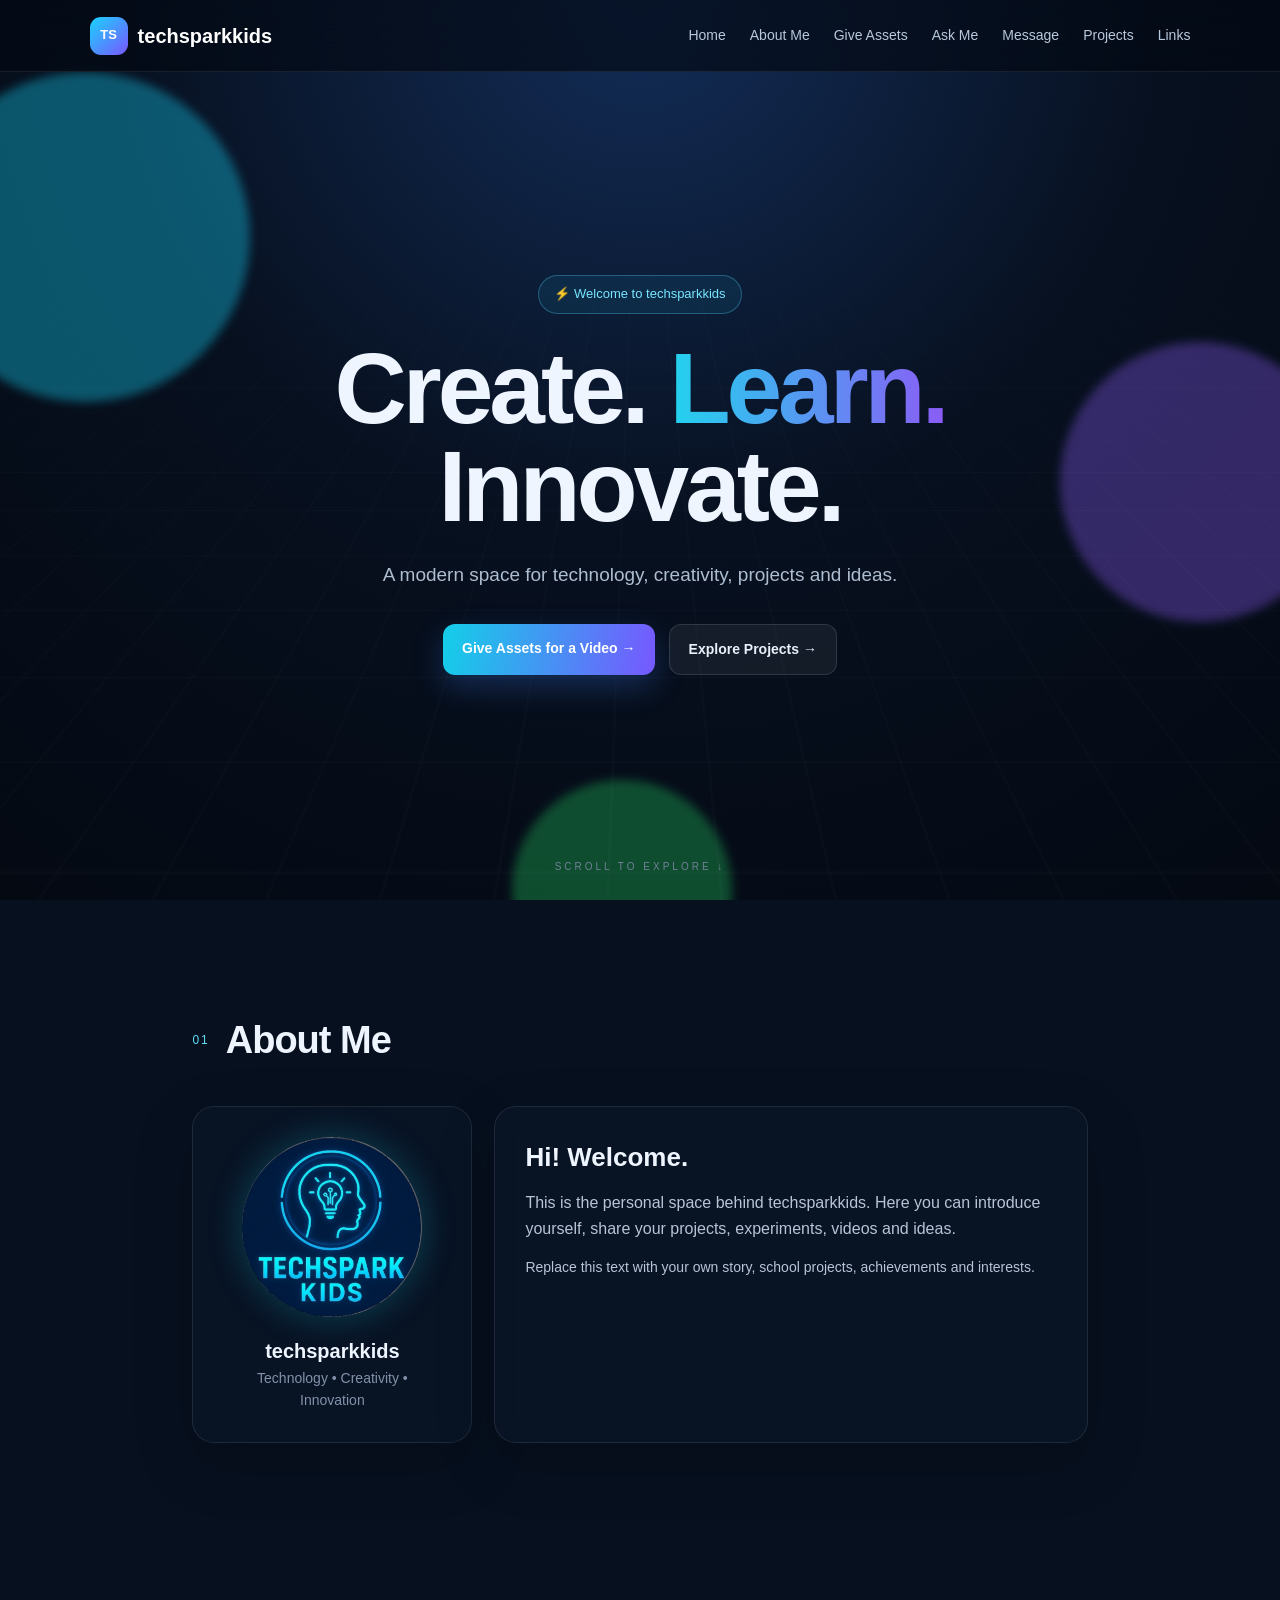
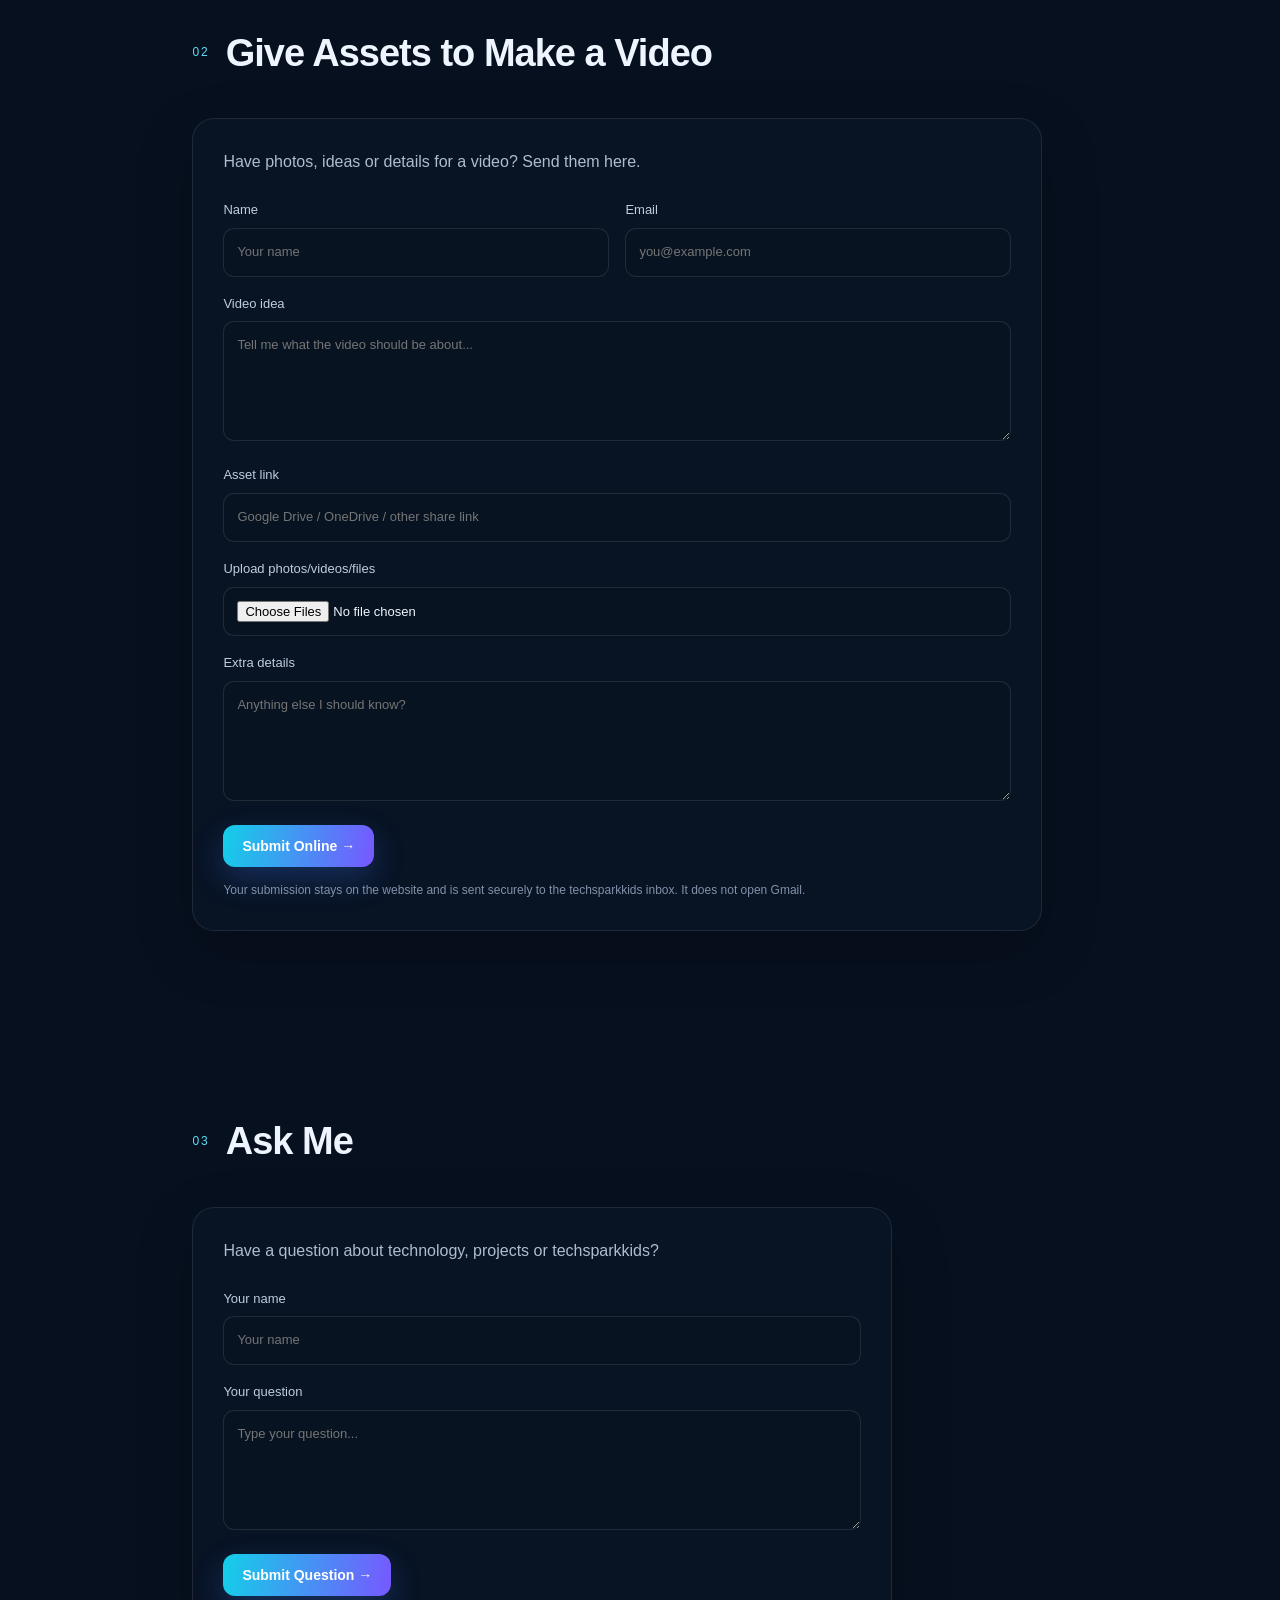
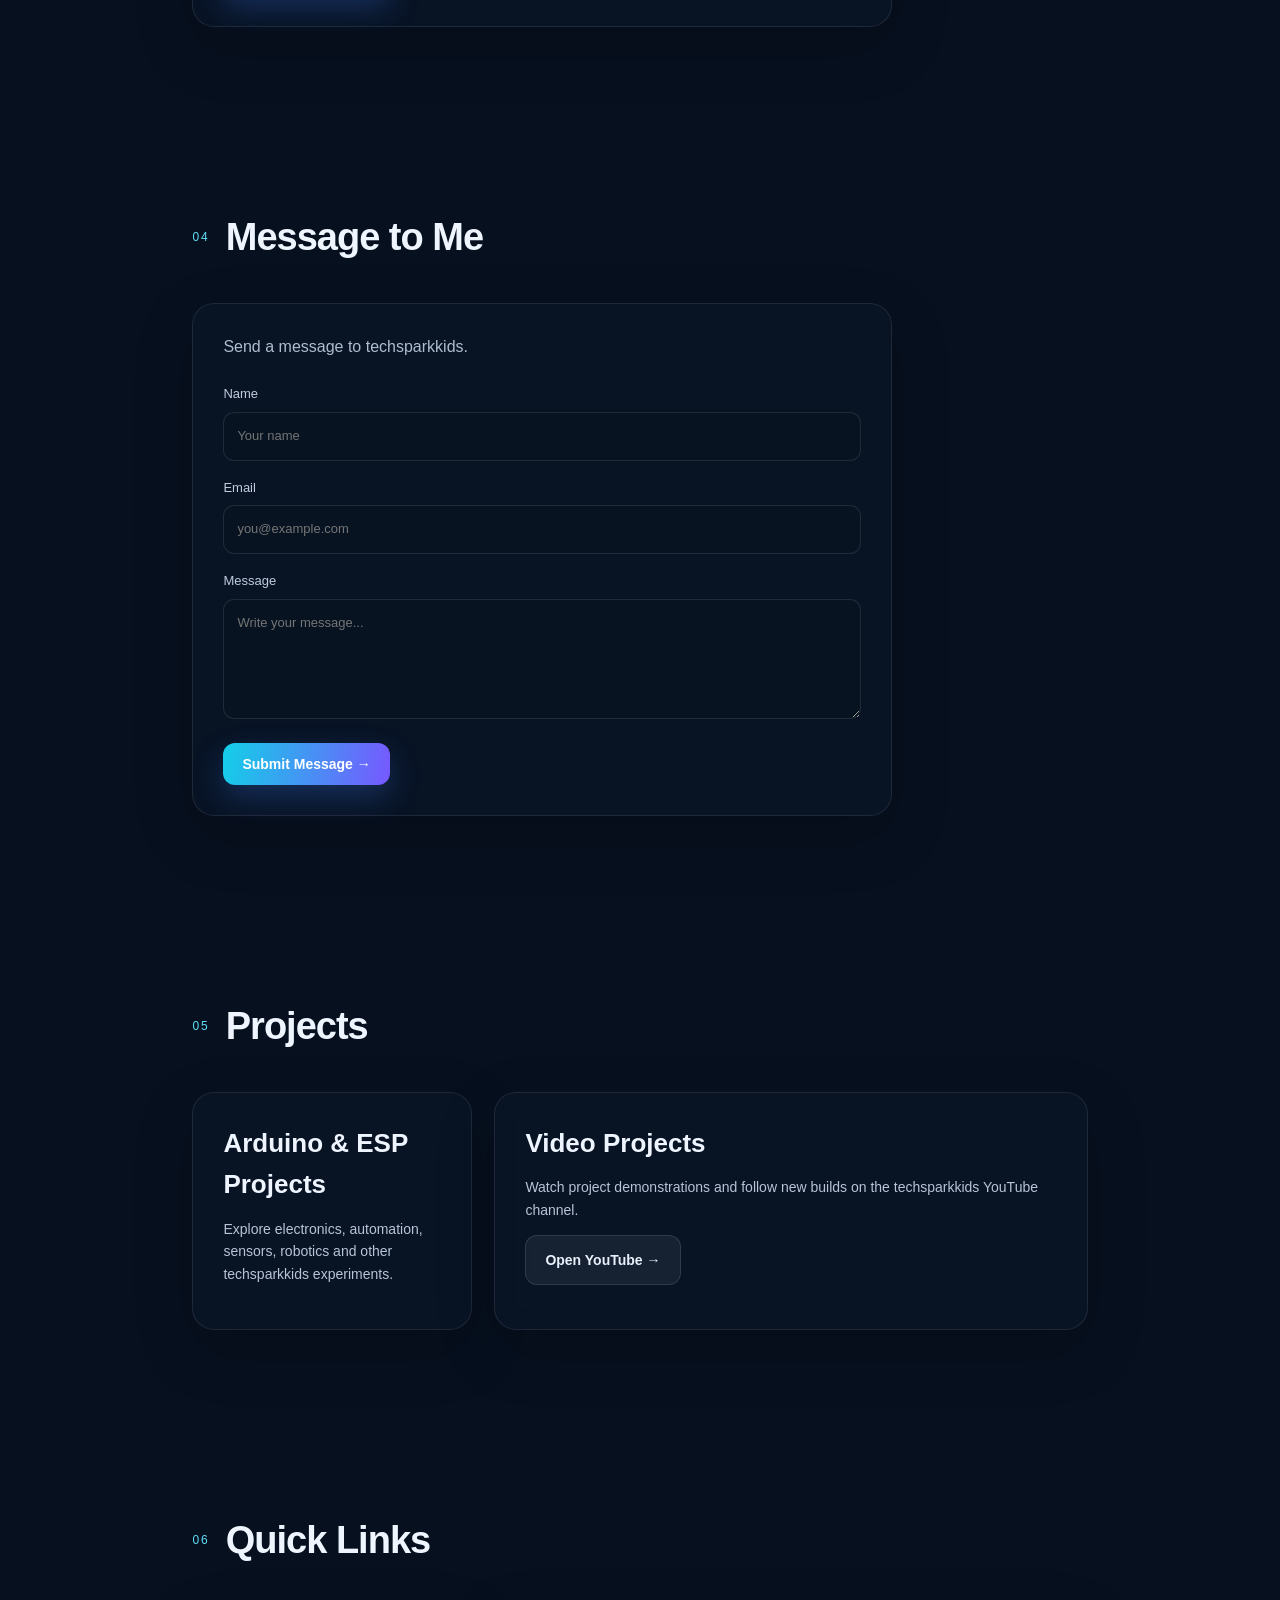
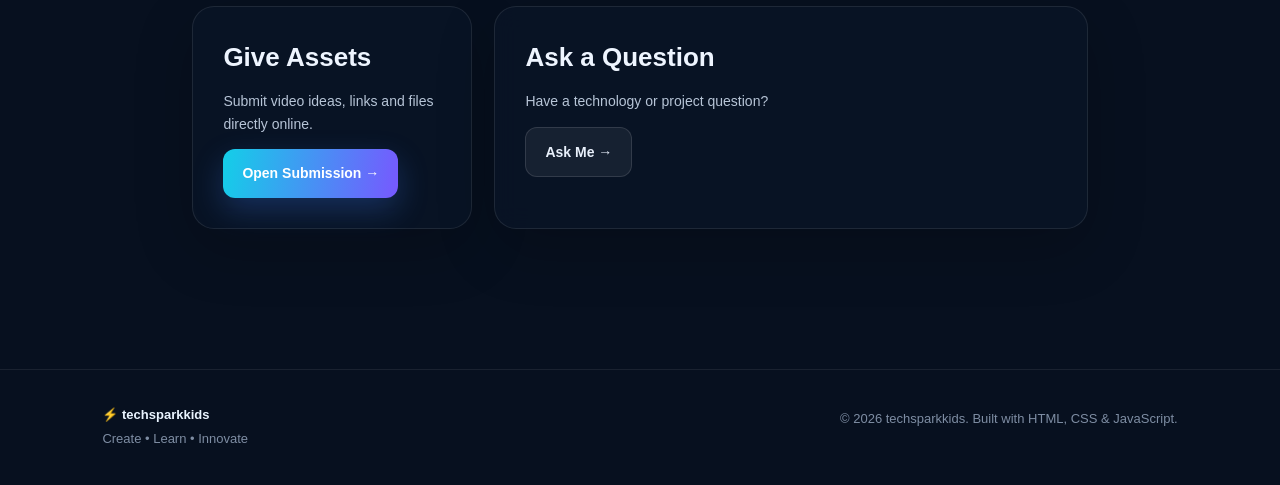
<file: index.html>
<!DOCTYPE html>
<html lang="en">
<head>
<meta charset="UTF-8">
<meta name="viewport" content="width=device-width, initial-scale=1.0">
<title>techsparkkids | Create • Learn • Innovate</title>
<link rel="stylesheet" href="style.css">
</head>
<body>
<div class="background">
  <span class="orb orb1"></span><span class="orb orb2"></span><span class="orb orb3"></span>
  <div class="grid"></div>
</div>

<header class="topbar">
  <a class="logo" href="#home"><span>TS</span> techsparkkids</a>
  <button class="menu" onclick="toggleMenu()">☰</button>
  <nav id="nav">
    <a href="#home">Home</a>
    <a href="#about">About Me</a>
    <a href="#assets">Give Assets</a>
    <a href="#ask">Ask Me</a>
    <a href="#message">Message</a><a href="#projects">Projects</a><a href="#links">Links</a>
  </nav>
</header>

<main id="home">
<section class="hero">
  <div class="hero-card">
    <div class="badge">⚡ Welcome to techsparkkids</div>
    <h1>Create. <span>Learn.</span><br>Innovate.</h1>
    <p>A modern space for technology, creativity, projects and ideas.</p>
    <div class="hero-buttons">
      <a class="btn primary" href="#assets">Give Assets for a Video →</a>
      <a class="btn secondary" href="#projects">Explore Projects →</a>
    </div>
  </div>
  <div class="scroll">SCROLL TO EXPLORE ↓</div>
</section>

<section class="section" id="about">
  <div class="section-head"><span>01</span><h2>About Me</h2></div>
  <div class="about-grid">
    <div class="profile-card">
      <div class="avatar"><img src="profile.jpg" alt="techsparkkids profile logo"></div>
      <h3>techsparkkids</h3>
      <p class="muted">Technology • Creativity • Innovation</p>
    </div>
    <div class="glass">
      <h3>Hi! Welcome.</h3>
      <p>This is the personal space behind techsparkkids. Here you can introduce yourself, share your projects, experiments, videos and ideas.</p>
      <p class="muted">Replace this text with your own story, school projects, achievements and interests.</p>
    </div>
  </div>
</section>

<section class="section" id="assets">
  <div class="section-head"><span>02</span><h2>Give Assets to Make a Video</h2></div>
  <div class="form-card">
    <p class="intro">Have photos, ideas or details for a video? Send them here.</p>
    <form id="assetForm" action="https://formsubmit.co/suryakrishnac.j@gmail.com" method="POST" enctype="multipart/form-data">
      <input type="hidden" name="_subject" value="techsparkkids - Video Asset Submission">
      <input type="hidden" name="_captcha" value="true">
      <input type="hidden" name="_next" value="https://suryakrishnacj-web.github.io/suryakrishnacj-USERNAME.github.io/thanks.html">
      <div class="two">
        <label>Name<input required name="name" placeholder="Your name"></label>
        <label>Email<input required type="email" name="email" placeholder="you@example.com"></label>
      </div>
      <label>Video idea<textarea required name="idea" placeholder="Tell me what the video should be about..."></textarea></label>
      <label>Asset link <input name="link" placeholder="Google Drive / OneDrive / other share link"></label>
      <label>Upload photos/videos/files <input type="file" name="attachment" multiple accept="image/*,video/*,.pdf,.doc,.docx"></label>
      <label>Extra details<textarea name="details" placeholder="Anything else I should know?"></textarea></label>
      <button class="btn primary" type="submit">Submit Online →</button>
      <p class="note">Your submission stays on the website and is sent securely to the techsparkkids inbox. It does not open Gmail.</p>
    </form>
  </div>
</section>

<section class="section" id="ask">
  <div class="section-head"><span>03</span><h2>Ask Me</h2></div>
  <div class="form-card compact">
    <p class="intro">Have a question about technology, projects or techsparkkids?</p>
    <form id="askForm" action="https://formsubmit.co/suryakrishnac.j@gmail.com" method="POST">
      <label>Your name<input required name="name" placeholder="Your name"></label>
      <label>Your question<textarea required name="question" placeholder="Type your question..."></textarea></label>
      <input type="hidden" name="_subject" value="techsparkkids - Ask Me">
      <input type="hidden" name="_captcha" value="true">
      <input type="hidden" name="_next" value="https://suryakrishnacj-web.github.io/suryakrishnacj-USERNAME.github.io/thanks.html">
      <button class="btn primary" type="submit">Submit Question →</button>
    </form>
  </div>
</section>

<section class="section" id="message">
  <div class="section-head"><span>04</span><h2>Message to Me</h2></div>
  <div class="form-card compact">
    <p class="intro">Send a message to techsparkkids.</p>
    <form id="messageForm" action="https://formsubmit.co/suryakrishnac.j@gmail.com" method="POST">
      <input type="hidden" name="_subject" value="techsparkkids - Message">
      <input type="hidden" name="_captcha" value="true">
      <input type="hidden" name="_next" value="https://suryakrishnacj-web.github.io/suryakrishnacj-USERNAME.github.io/thanks.html">
      <label>Name<input required name="name" placeholder="Your name"></label>
      <label>Email<input required type="email" name="email" placeholder="you@example.com"></label>
      <label>Message<textarea required name="message" placeholder="Write your message..."></textarea></label>
      <button class="btn primary" type="submit">Submit Message →</button>
    </form>
  </div>
</section>

<section class="section" id="projects">
  <div class="section-head"><span>05</span><h2>Projects</h2></div>
  <div class="about-grid">
    <div class="glass"><h3>Arduino & ESP Projects</h3><p class="muted">Explore electronics, automation, sensors, robotics and other techsparkkids experiments.</p></div>
    <div class="glass"><h3>Video Projects</h3><p class="muted">Watch project demonstrations and follow new builds on the techsparkkids YouTube channel.</p>
      <a class="btn secondary" href="https://www.youtube.com/@techsparkkids" target="_blank" rel="noopener">Open YouTube →</a>
    </div>
  </div>
</section>

<section class="section" id="links">
  <div class="section-head"><span>06</span><h2>Quick Links</h2></div>
  <div class="about-grid">
    <div class="glass">
      <h3>Give Assets</h3>
      <p class="muted">Submit video ideas, links and files directly online.</p>
      <a class="btn primary" href="#assets">Open Submission →</a>
    </div>
    <div class="glass">
      <h3>Ask a Question</h3>
      <p class="muted">Have a technology or project question?</p>
      <a class="btn secondary" href="#ask">Ask Me →</a>
    </div>
  </div>
</section>
</main>

<footer>
  <div><strong>⚡ techsparkkids</strong><p>Create • Learn • Innovate</p></div>
  <p>© 2026 techsparkkids. Built with HTML, CSS & JavaScript.</p>
</footer>

<script src="script.js"></script>
</body>
</html>
</file>
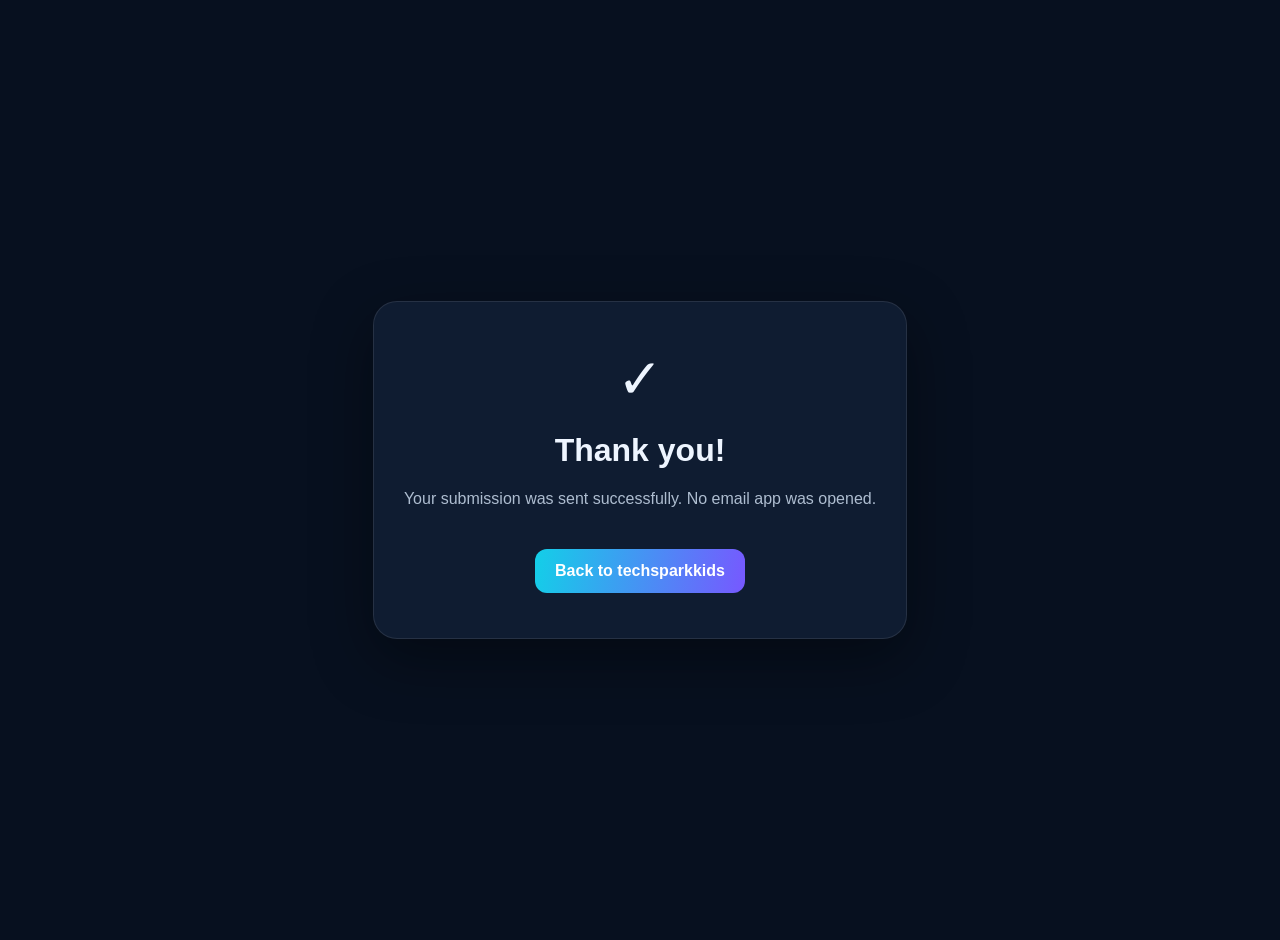
<file: thanks.html>
<!DOCTYPE html>
<html lang="en">
<head>
<meta charset="UTF-8">
<meta name="viewport" content="width=device-width,initial-scale=1">
<title>Thank You | techsparkkids</title>
<style>
body{margin:0;min-height:100vh;display:grid;place-items:center;background:#07101f;color:#eef5ff;font-family:Arial,sans-serif;text-align:center;padding:20px}
.card{max-width:620px;padding:45px 30px;border:1px solid #ffffff18;border-radius:24px;background:#0f1c31;box-shadow:0 20px 60px #0006}
.icon{font-size:55px}.btn{display:inline-block;margin-top:25px;padding:13px 20px;border-radius:12px;text-decoration:none;color:white;font-weight:700;background:linear-gradient(100deg,#13cfe8,#7758ff)}
p{color:#aebdd0}
</style>
</head>
<body>
<div class="card">
<div class="icon">✓</div>
<h1>Thank you!</h1>
<p>Your submission was sent successfully. No email app was opened.</p>
<a class="btn" href="./index.html">Back to techsparkkids</a>
</div>
</body>
</html>
</file>
<file: style.css>
*{box-sizing:border-box;margin:0;padding:0}
html{scroll-behavior:smooth}
body{font-family:Arial,Helvetica,sans-serif;background:#07101f;color:#eef5ff;line-height:1.6;overflow-x:hidden}
.background{position:fixed;inset:0;z-index:-2;overflow:hidden;background:radial-gradient(circle at 50% 0%,#132d58 0,#07101f 48%,#040912 100%)}
.grid{position:absolute;inset:-20%;opacity:.25;background-image:linear-gradient(rgba(255,255,255,.06) 1px,transparent 1px),linear-gradient(90deg,rgba(255,255,255,.06) 1px,transparent 1px);background-size:55px 55px;transform:perspective(600px) rotateX(55deg) translateY(18%);animation:gridmove 16s linear infinite}
@keyframes gridmove{to{transform:perspective(600px) rotateX(55deg) translateY(8%)}}
.orb{position:absolute;border-radius:50%;filter:blur(5px);opacity:.35;animation:float 8s ease-in-out infinite}
.orb1{width:330px;height:330px;background:#16d9ff;top:8%;left:-80px}.orb2{width:280px;height:280px;background:#8b5cf6;right:-60px;top:38%;animation-delay:1.5s}.orb3{width:220px;height:220px;background:#22c55e;left:40%;bottom:-100px;animation-delay:3s}
@keyframes float{50%{transform:translate(35px,-35px) scale(1.08)}}
.topbar{position:fixed;top:0;left:0;right:0;height:72px;padding:0 7%;display:flex;align-items:center;justify-content:space-between;background:rgba(4,10,20,.68);backdrop-filter:blur(16px);border-bottom:1px solid rgba(255,255,255,.08);z-index:10}
.logo{color:#fff;text-decoration:none;font-weight:800;font-size:20px;display:flex;gap:10px;align-items:center}.logo span{display:grid;place-items:center;width:38px;height:38px;border-radius:11px;background:linear-gradient(135deg,#19d3ff,#7957ff);font-size:13px}
nav{display:flex;gap:24px}nav a{color:#b9c8dc;text-decoration:none;font-size:14px}nav a:hover{color:#fff}.menu{display:none;background:none;border:0;color:#fff;font-size:25px}
.hero{min-height:100vh;display:grid;place-items:center;text-align:center;padding:120px 6% 70px;position:relative}.hero-card{max-width:850px}.badge{display:inline-block;border:1px solid rgba(87,215,255,.3);background:rgba(25,211,255,.08);padding:8px 15px;border-radius:30px;color:#79e6ff;font-size:13px;margin-bottom:25px}
h1{font-size:clamp(52px,9vw,100px);line-height:.98;letter-spacing:-4px;margin-bottom:25px}h1 span{background:linear-gradient(90deg,#22d3ee,#8b5cf6);color:transparent;background-clip:text}
.hero p{font-size:19px;color:#aebdd0;max-width:620px;margin:auto}.hero-buttons{display:flex;justify-content:center;gap:14px;flex-wrap:wrap;margin-top:34px}.btn{display:inline-block;border:0;border-radius:12px;padding:13px 19px;font-weight:700;text-decoration:none;cursor:pointer;font-size:14px}.primary{background:linear-gradient(100deg,#13cfe8,#7758ff);color:white;box-shadow:0 12px 30px rgba(65,130,255,.25)}.secondary{background:rgba(255,255,255,.06);color:#e8f0fb;border:1px solid rgba(255,255,255,.12)}.scroll{position:absolute;bottom:25px;color:#718198;font-size:10px;letter-spacing:3px}
.section{padding:110px 8% 70px;max-width:1100px;margin:auto}.section-head{display:flex;align-items:center;gap:16px;margin-bottom:35px}.section-head span{color:#5ddff7;font-size:12px;letter-spacing:2px}.section h2{font-size:38px;letter-spacing:-1px}
.about-grid{display:grid;grid-template-columns:280px 1fr;gap:22px}.profile-card,.glass,.form-card{background:rgba(10,21,39,.72);border:1px solid rgba(255,255,255,.09);border-radius:22px;padding:30px;box-shadow:0 20px 60px rgba(0,0,0,.2);backdrop-filter:blur(12px)}.profile-card{text-align:center}.avatar{width:100px;height:100px;margin:0 auto 18px;border-radius:28px;display:grid;place-items:center;font-weight:900;font-size:28px;background:linear-gradient(135deg,#1cd6ee,#8058ff);box-shadow:0 15px 35px rgba(75,125,255,.25)}.profile-card h3{font-size:20px}.muted,.note{color:#8192aa;font-size:14px}.glass h3{font-size:26px;margin-bottom:12px}.glass p{color:#b7c5d7;margin-bottom:14px}
.form-card{max-width:850px}.intro{color:#aebdd0;margin-bottom:25px}.two{display:grid;grid-template-columns:1fr 1fr;gap:16px}label{display:block;color:#bfcde0;font-size:13px;margin-bottom:17px}input,textarea{width:100%;margin-top:7px;border:1px solid rgba(255,255,255,.1);background:#071321;color:#eef5ff;border-radius:11px;padding:13px;outline:none;font:inherit}textarea{min-height:120px;resize:vertical}input:focus,textarea:focus{border-color:#4bdcf5}.compact{max-width:700px}.note{margin-top:14px;font-size:12px}
footer{margin-top:70px;padding:35px 8%;border-top:1px solid rgba(255,255,255,.08);display:flex;justify-content:space-between;gap:20px;flex-wrap:wrap;color:#7e8da3;font-size:13px}footer strong{color:#eaf4ff}footer p{margin-top:4px}
@media(max-width:700px){.topbar{padding:0 5%}nav{display:none;position:absolute;top:72px;left:0;right:0;padding:20px;background:rgba(4,10,20,.96);flex-direction:column;gap:16px}nav.open{display:flex}.menu{display:block}.hero{padding-left:5%;padding-right:5%}h1{font-size:55px;letter-spacing:-2px}.hero p{font-size:16px}.section{padding:85px 5% 50px}.section h2{font-size:30px}.about-grid,.two{grid-template-columns:1fr}.profile-card{max-width:none}}

.profile-card .avatar{width:180px;height:180px;border-radius:50%;overflow:hidden;margin:0 auto 18px;display:flex;align-items:center;justify-content:center;background:#071a32;box-shadow:0 0 35px rgba(19,207,232,.25)}
.profile-card .avatar img{width:100%;height:100%;object-fit:cover;display:block}
</file>
